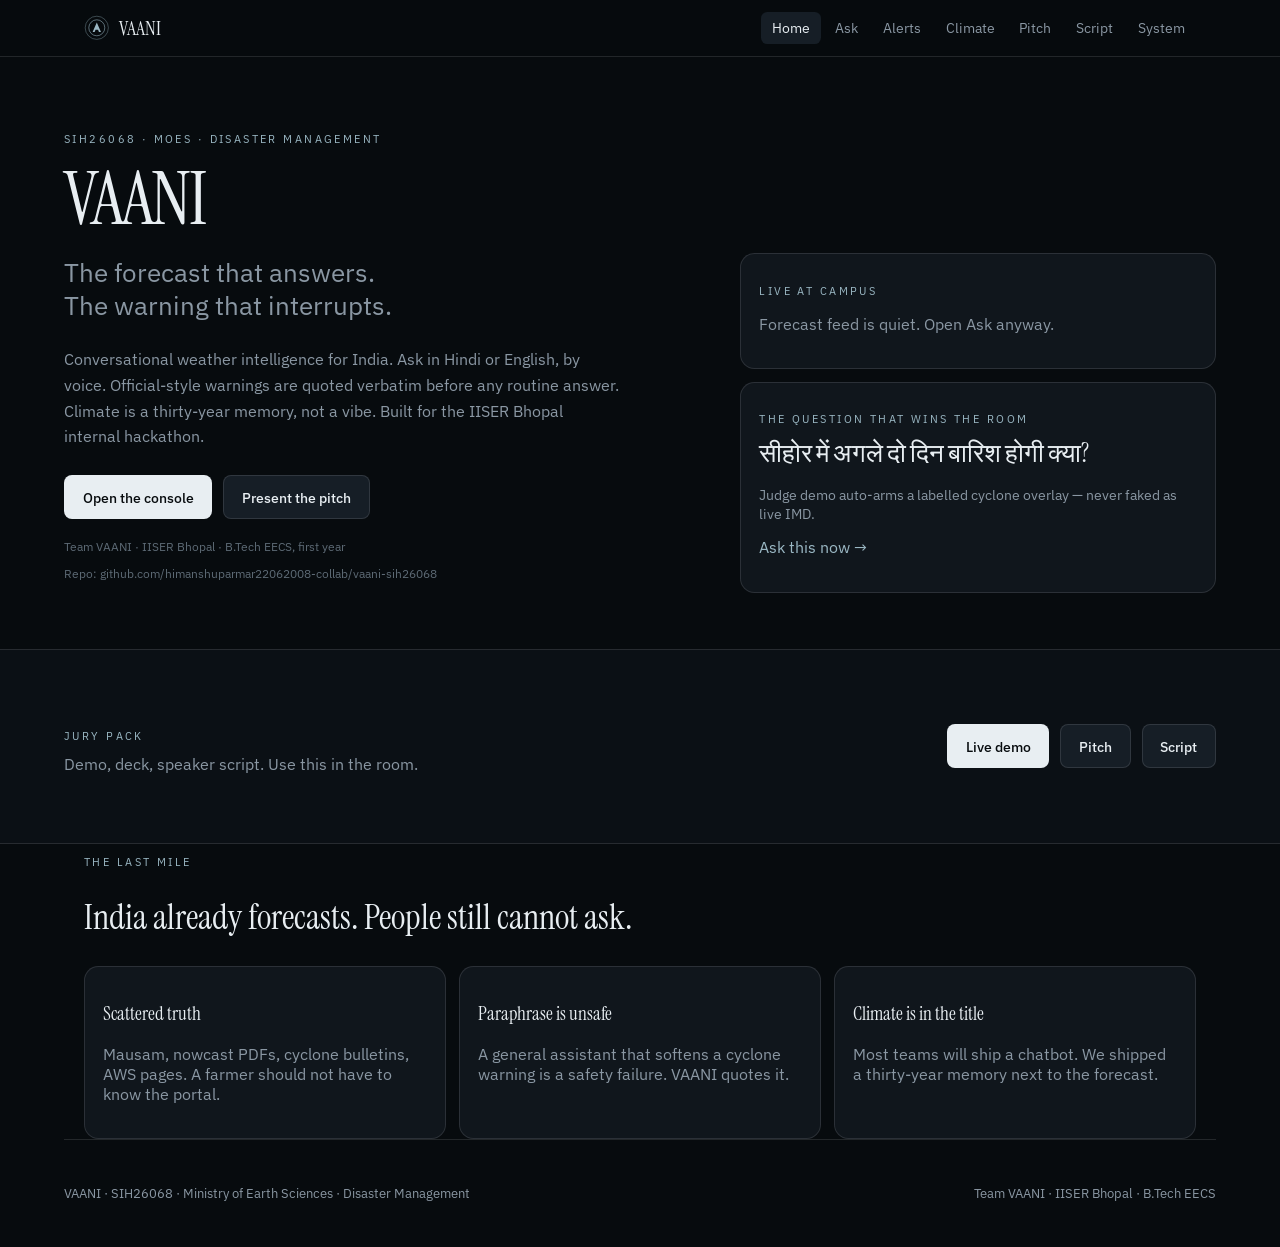
<file: index.html>
<!doctype html>
<html lang="en">
<head>
  <meta charset="utf-8"/>
  <meta name="viewport" content="width=device-width, initial-scale=1"/>
  <title>VAANI — The forecast that answers. The warning that interrupts.</title>
  <meta name="description" content="Conversational weather intelligence for India. SIH26068 · MoES · IISER Bhopal."/>
  <link rel="preconnect" href="https://fonts.googleapis.com"/>
  <link rel="stylesheet" href="https://fonts.googleapis.com/css2?family=IBM+Plex+Mono:wght@400;500&family=IBM+Plex+Sans:wght@400;500;600&family=Instrument+Serif&display=swap"/>
  <link rel="stylesheet" href="css/styles.css"/>
</head>
<body data-page="Home">
  <div id="site-nav"></div>
  <main>
    <section class="wrap hero">
      <div>
        <p class="kicker">SIH26068 · MoES · Disaster Management</p>
        <h1>VAANI</h1>
        <p class="tag">The forecast that answers.<br/>The warning that interrupts.</p>
        <p class="muted" style="max-width:36rem;margin-top:1.2rem;line-height:1.6">
          Conversational weather intelligence for India. Ask in Hindi or English, by voice.
          Official-style warnings are quoted verbatim before any routine answer.
          Climate is a thirty-year memory, not a vibe. Built for the IISER Bhopal internal hackathon.
        </p>
        <div class="row">
          <a class="btn" href="ask.html?demo=1&lang=hi">Open the console</a>
          <a class="btn ghost" href="pitch.html">Present the pitch</a>
        </div>
        <p class="subtle" style="margin-top:1.2rem">Team VAANI · IISER Bhopal · B.Tech EECS, first year</p>
        <p class="subtle">Repo: github.com/himanshuparmar22062008-collab/vaani-sih26068</p>
      </div>
      <aside>
        <div class="card" id="campus">
          <p class="kicker">Live at campus</p>
          <p class="muted" style="margin-top:.8rem">Loading IISER Bhopal…</p>
        </div>
        <div class="card" style="margin-top:.8rem">
          <p class="kicker">The question that wins the room</p>
          <p style="font-family:var(--display);font-size:1.6rem;margin:.7rem 0">सीहोर में अगले दो दिन बारिश होगी क्या?</p>
          <p class="muted" style="font-size:.9rem">Judge demo auto-arms a labelled cyclone overlay — never faked as live IMD.</p>
          <p style="margin-top:.8rem"><a href="ask.html?demo=1&lang=hi">Ask this now →</a></p>
        </div>
      </aside>
    </section>

    <section class="band">
      <div class="wrap" style="display:flex;flex-wrap:wrap;gap:1rem;align-items:center;justify-content:space-between;padding:1.1rem 0">
        <div>
          <p class="kicker">Jury pack</p>
          <p class="muted" style="margin:.2rem 0 0">Demo, deck, speaker script. Use this in the room.</p>
        </div>
        <div class="row" style="margin:0">
          <a class="btn" href="ask.html?demo=1&lang=hi">Live demo</a>
          <a class="btn ghost" href="pitch.html">Pitch</a>
          <a class="btn ghost" href="brief.html">Script</a>
        </div>
      </div>
    </section>

    <section class="wrap">
      <p class="kicker">The last mile</p>
      <h2 style="font-size:2.2rem;max-width:40rem">India already forecasts. People still cannot ask.</h2>
      <div class="grid g3" style="margin-top:1.6rem">
        <article class="card"><h3>Scattered truth</h3><p class="muted">Mausam, nowcast PDFs, cyclone bulletins, AWS pages. A farmer should not have to know the portal.</p></article>
        <article class="card"><h3>Paraphrase is unsafe</h3><p class="muted">A general assistant that softens a cyclone warning is a safety failure. VAANI quotes it.</p></article>
        <article class="card"><h3>Climate is in the title</h3><p class="muted">Most teams will ship a chatbot. We shipped a thirty-year memory next to the forecast.</p></article>
      </div>
    </section>
  </main>
  <div id="site-foot"></div>
  <script src="js/places.js"></script>
  <script src="js/vaani.js"></script>
  <script src="js/ui.js"></script>
  <script>
    (async () => {
      const place = VAANI.byName("IISER Bhopal");
      const el = document.getElementById("campus");
      try {
        const b = await VAANI.forecast(place);
        el.innerHTML = `<p class="kicker">Live at campus</p>
          <div style="display:flex;justify-content:space-between;align-items:end;margin-top:.7rem">
            <div><p style="font-family:var(--display);font-size:1.5rem;margin:0">${place.name}</p>
            <p class="muted">${b.daily[0] ? VAANI.rainClass(b.daily[0].precip).en : ""}</p></div>
            <p style="font-family:var(--display);font-size:3rem;margin:0" class="num">${Math.round(b.current.temp)}°</p>
          </div>
          <p class="mono muted" style="margin-top:1rem">${Math.round(b.current.humidity)}% RH · ${Math.round(b.current.wind)} km/h · today ${b.daily[0] ? b.daily[0].precip.toFixed(0) : "—"} mm</p>
          <p class="subtle" style="margin-top:.6rem">${b.model}</p>`;
      } catch (e) {
        el.innerHTML = `<p class="kicker">Live at campus</p><p class="muted">Forecast feed is quiet. Open Ask anyway.</p>`;
      }
    })();
  </script>
</body>
</html>
</file>
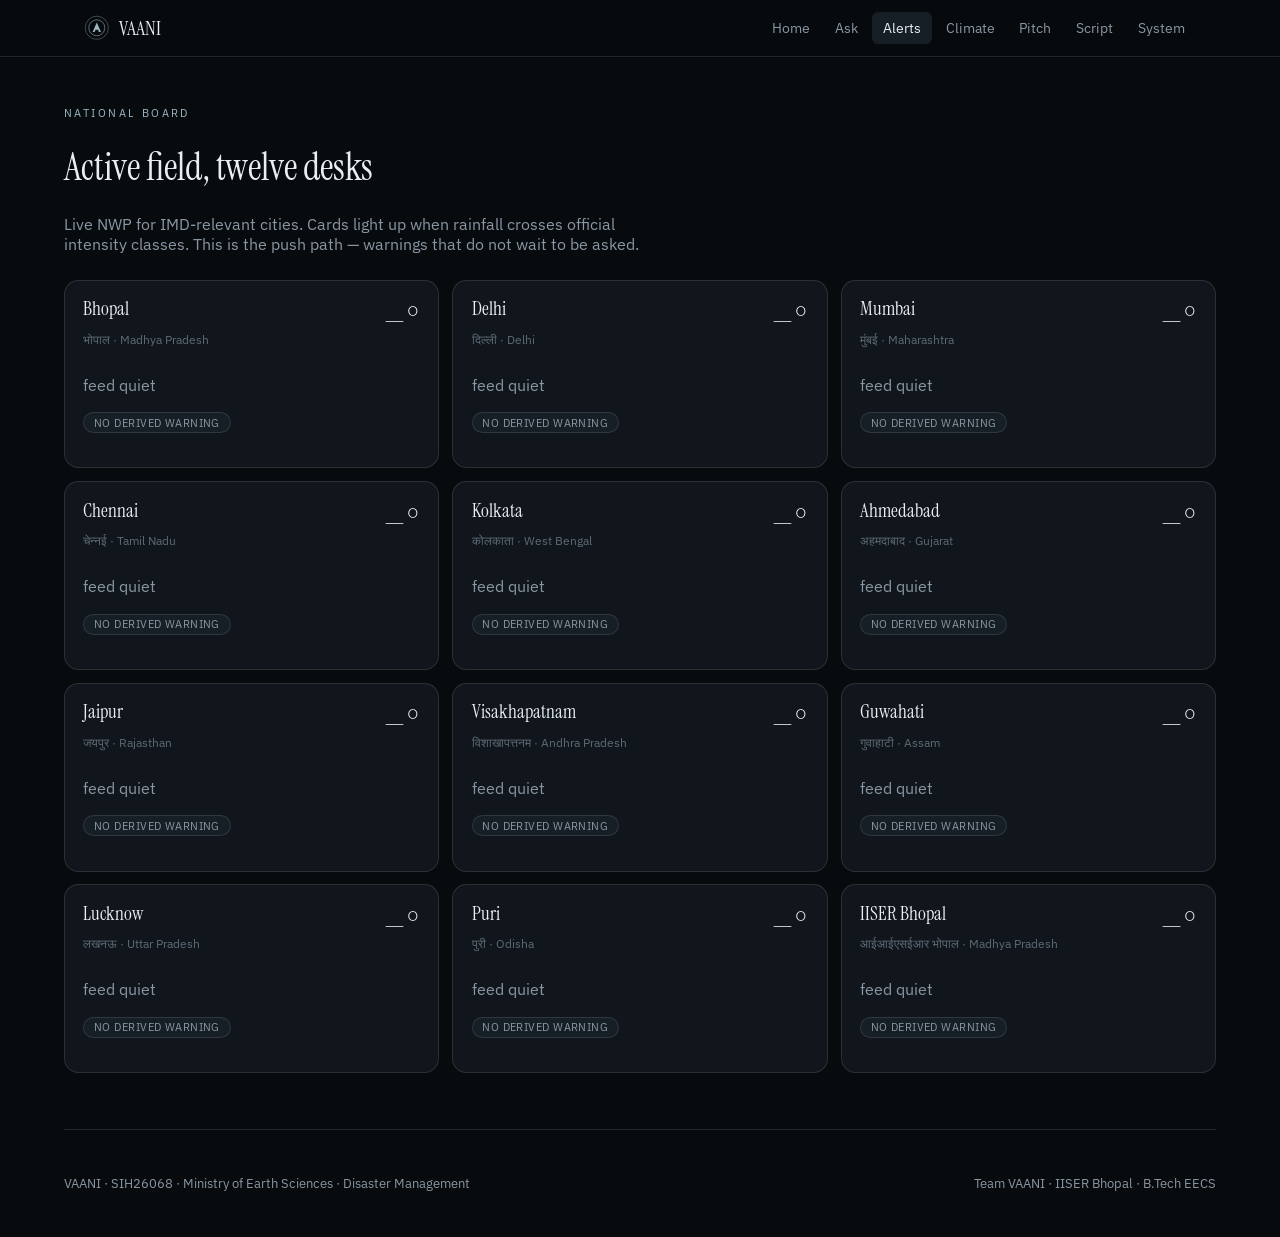
<file: alerts.html>
<!doctype html>
<html lang="en">
<head>
  <meta charset="utf-8"/>
  <meta name="viewport" content="width=device-width, initial-scale=1"/>
  <title>VAANI Alerts</title>
  <link rel="stylesheet" href="https://fonts.googleapis.com/css2?family=IBM+Plex+Mono:wght@400;500&family=IBM+Plex+Sans:wght@400;500;600&family=Instrument+Serif&display=swap"/>
  <link rel="stylesheet" href="css/styles.css"/>
</head>
<body data-page="Alerts">
  <div id="site-nav"></div>
  <main class="wrap" style="padding:2.4rem 0 3.5rem">
    <p class="kicker">National board</p>
    <h1 style="font-size:2.4rem">Active field, twelve desks</h1>
    <p class="muted" style="max-width:36rem">Live NWP for IMD-relevant cities. Cards light up when rainfall crosses official intensity classes. This is the push path — warnings that do not wait to be asked.</p>
    <div id="board" class="grid g3" style="margin-top:1.6rem"><p class="muted">Loading desks…</p></div>
  </main>
  <div id="site-foot"></div>
  <script src="js/places.js"></script>
  <script src="js/vaani.js"></script>
  <script src="js/ui.js"></script>
  <script>
    (async () => {
      const names = window.VAANI_HOTSPOTS;
      const cards = await Promise.all(names.map(async (n) => {
        const place = VAANI.byName(n);
        try {
          const b = await VAANI.forecast(place);
          return { place, b, w: VAANI.deriveWarning(place, b.daily) };
        } catch {
          return { place, b: null, w: null };
        }
      }));
      document.getElementById("board").innerHTML = cards.map(({ place, b, w }) => `
        <article class="card">
          <div style="display:flex;justify-content:space-between;gap:1rem">
            <div><h3 style="margin:0">${place.name}</h3><p class="subtle">${place.nameHi} · ${place.state}</p></div>
            <p style="font-family:var(--display);font-size:2rem;margin:0" class="num">${b ? Math.round(b.current.temp) : "—"}°</p>
          </div>
          <p class="muted">${b ? VAANI.rainClass(b.daily[0].precip).en + " · " + b.daily[0].precip.toFixed(0) + " mm" : "feed quiet"}</p>
          <p>${w ? `<span class="chip alert">${w.title}</span>` : `<span class="chip">no derived warning</span>`}</p>
          ${w ? `<p class="subtle" style="margin-top:.6rem">${w.verbatim.slice(0,180)}…</p>` : ""}
        </article>`).join("");
    })();
  </script>
</body>
</html>
</file>
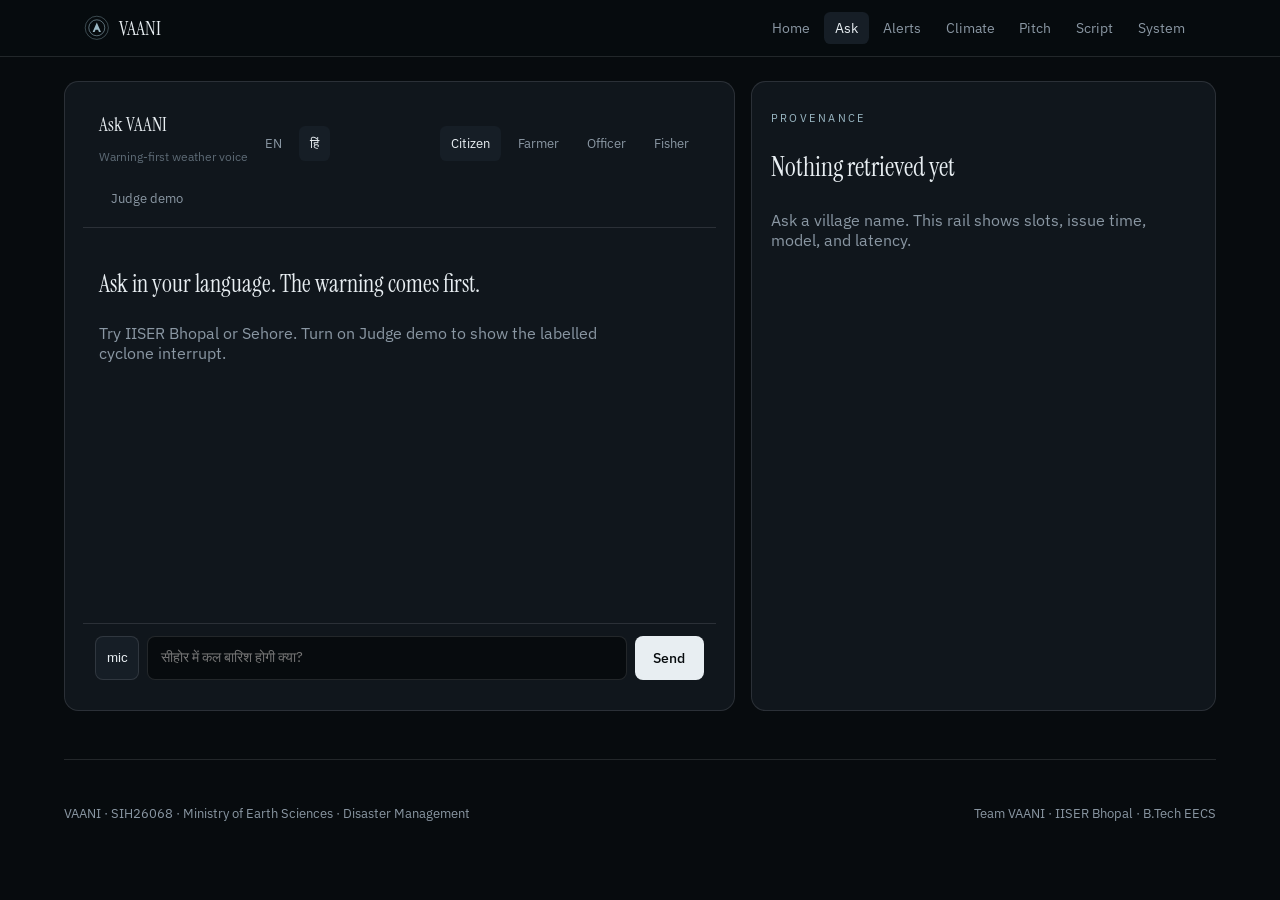
<file: ask.html>
<!doctype html>
<html lang="en">
<head>
  <meta charset="utf-8"/>
  <meta name="viewport" content="width=device-width, initial-scale=1"/>
  <title>Ask VAANI</title>
  <link rel="stylesheet" href="https://fonts.googleapis.com/css2?family=IBM+Plex+Mono:wght@400;500&family=IBM+Plex+Sans:wght@400;500;600&family=Instrument+Serif&display=swap"/>
  <link rel="stylesheet" href="css/styles.css"/>
</head>
<body data-page="Ask">
  <div id="site-nav"></div>
  <main class="wrap ask">
    <section class="card console" id="box">
      <div class="bar">
        <div>
          <p style="font-family:var(--display);font-size:1.2rem;margin:0">Ask VAANI</p>
          <p class="subtle">Warning-first weather voice</p>
        </div>
        <button id="en">EN</button>
        <button id="hi">हिं</button>
        <span style="flex:1"></span>
        <button data-role="citizen" class="on">Citizen</button>
        <button data-role="farmer">Farmer</button>
        <button data-role="officer">Officer</button>
        <button data-role="fisher">Fisher</button>
        <button id="demo">Judge demo</button>
      </div>
      <div id="banner" class="banner" hidden>Judge demo is armed. A labelled cyclone overlay will interrupt the next forecast — never presented as a live IMD bulletin.</div>
      <div class="msgs" id="msgs"></div>
      <form class="composer" id="form">
        <button class="icon" type="button" id="mic" title="Speak">mic</button>
        <textarea id="q" rows="1" placeholder="सीहोर में कल बारिश होगी क्या?"></textarea>
        <button class="btn" type="submit">Send</button>
      </form>
    </section>
    <aside id="side" class="card">
      <p class="kicker">Provenance</p>
      <p style="font-family:var(--display);font-size:1.6rem">Nothing retrieved yet</p>
      <p class="muted">Ask a village name. This rail shows slots, issue time, model, and latency.</p>
    </aside>
  </main>
  <div id="site-foot"></div>
  <script src="js/places.js"></script>
  <script src="js/vaani.js"></script>
  <script src="js/ui.js"></script>
  <script>
    const params = new URLSearchParams(location.search);
    let lang = params.get("lang") === "en" ? "en" : (params.get("lang") === "hi" ? "hi" : "hi");
    let role = "citizen";
    let demo = params.get("demo") === "1" || params.get("demo") === "true";
    let pending = false;
    const $ = (id) => document.getElementById(id);
    function paintToggles() {
      $("en").className = lang === "en" ? "on" : "";
      $("hi").className = lang === "hi" ? "on" : "";
      $("demo").className = demo ? "armed" : "";
      $("banner").hidden = !demo;
    }
    $("en").onclick = () => { lang = "en"; paintToggles(); };
    $("hi").onclick = () => { lang = "hi"; paintToggles(); };
    $("demo").onclick = () => { demo = !demo; paintToggles(); };
    document.querySelectorAll("[data-role]").forEach((b) => {
      b.onclick = () => {
        role = b.dataset.role;
        document.querySelectorAll("[data-role]").forEach((x) => x.classList.toggle("on", x === b));
      };
    });
    paintToggles();

    async function ask(text) {
      const q = text.trim();
      if (!q || pending) return;
      pending = true;
      $("q").value = "";
      $("msgs").insertAdjacentHTML("beforeend", `<div class="bubble me">${q}</div>`);
      const wait = document.createElement("p");
      wait.className = "subtle";
      wait.textContent = "Resolving place · retrieving NWP · checking warnings…";
      $("msgs").appendChild(wait);
      const t0 = Date.now();
      try {
        const sl = VAANI.slots(q, lang);
        const bundle = await VAANI.forecast(sl.place);
        const warning = demo ? VAANI.demoWarning(sl.place) : VAANI.deriveWarning(sl.place, bundle.daily);
        const out = VAANI.compose(sl.place, sl, bundle, sl.intent === "climate" ? null : warning, role);
        const ms = Date.now() - t0;
        wait.remove();
        let html = "";
        if (warning && sl.intent !== "climate") {
          html += `<div class="warn"><p class="kicker" style="color:var(--alert)">${warning.demo ? "Demo overlay · not live IMD" : "Active warning"}</p>
            <p><strong>${lang === "hi" ? warning.titleHi : warning.title}</strong></p>
            <pre style="white-space:pre-wrap;font:inherit">${lang === "hi" ? warning.verbatimHi : warning.verbatim}</pre></div>`;
        }
        html += `<div class="bubble bot">${out.answer}${out.advisory ? `<p style="color:var(--accent);margin-top:.7rem">${out.advisory}</p>` : ""}<p class="subtle num">${ms} ms</p></div>`;
        $("msgs").insertAdjacentHTML("beforeend", html);
        $("side").innerHTML = `<p class="kicker">Resolved slots</p>
          <p><span class="chip acc">${sl.place.name}</span> <span class="chip">${sl.timeWindow}</span> <span class="chip">${sl.variable}</span> <span class="chip">${sl.intent}</span> <span class="chip">${sl.language}</span></p>
          <p class="mono muted">${sl.place.lat.toFixed(3)} N · ${sl.place.lon.toFixed(3)} E · ${sl.place.state}</p>
          <p class="kicker" style="margin-top:1rem">Now</p>
          <p style="font-family:var(--display);font-size:2.6rem;margin:.2rem 0" class="num">${Math.round(bundle.current.temp)}°</p>
          <p class="mono muted">${Math.round(bundle.current.humidity)}% RH · ${Math.round(bundle.current.wind)} km/h</p>
          <p class="kicker" style="margin-top:1rem">Provenance</p>
          <p class="num" style="font-family:var(--display);font-size:2rem">${ms}<span class="muted" style="font-size:.9rem"> ms</span></p>
          <p class="mono muted">Issued ${bundle.issuedAt.replace("T"," ")} IST<br/>${bundle.model}<br/>Grid ~0.25°</p>
          <p class="subtle" style="margin-top:.6rem">A judge can cross-check this against the public IMD district bulletin.</p>`;
      } catch (e) {
        wait.textContent = e.message || "VAANI could not answer.";
        wait.style.color = "var(--alert)";
      } finally {
        pending = false;
        $("msgs").scrollTop = $("msgs").scrollHeight;
      }
    }
    $("form").onsubmit = (e) => { e.preventDefault(); ask($("q").value); };
    $("mic").onclick = () => {
      const SR = window.SpeechRecognition || window.webkitSpeechRecognition;
      if (!SR) { alert("Voice is not available in this browser. Type the question."); return; }
      const rec = new SR();
      rec.lang = lang === "hi" ? "hi-IN" : "en-IN";
      rec.onresult = (ev) => ask(ev.results[0][0].transcript);
      rec.start();
    };
    if (demo) {
      setTimeout(() => ask(lang === "en" ? "Will it rain over Sehore in the next two days?" : "सीहोर में अगले दो दिन बारिश होगी क्या?"), 400);
    } else {
      $("msgs").innerHTML = `<p style="font-family:var(--display);font-size:1.5rem">Ask in your language. The warning comes first.</p>
        <p class="muted">Try IISER Bhopal or Sehore. Turn on Judge demo to show the labelled cyclone interrupt.</p>`;
    }
  </script>
</body>
</html>
</file>
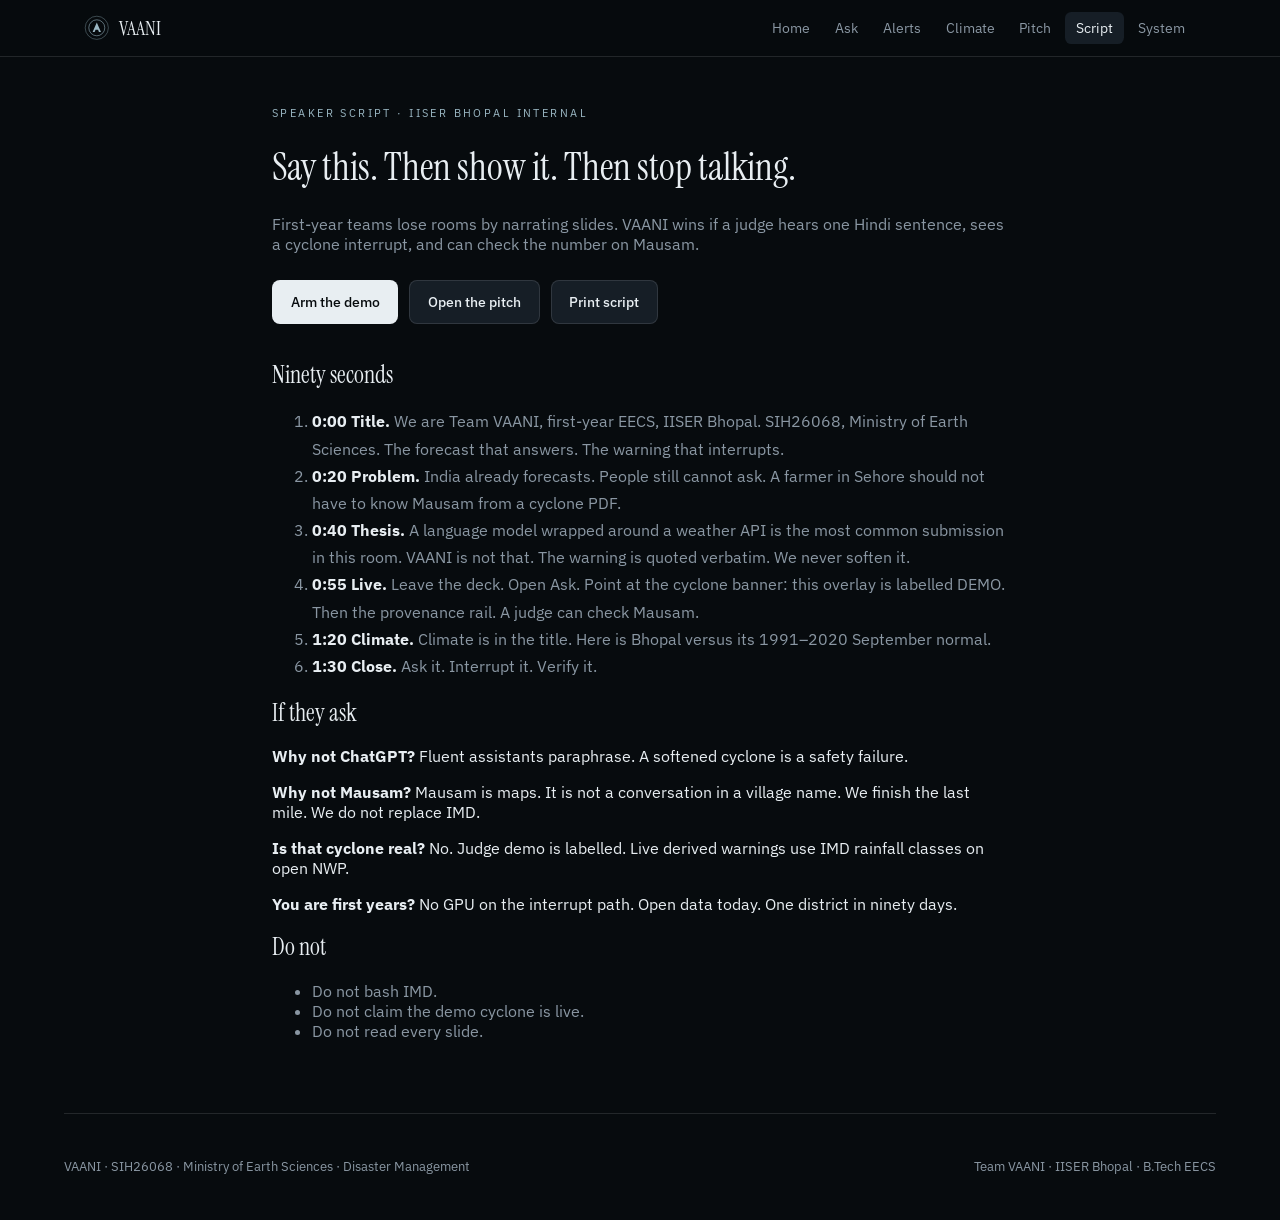
<file: brief.html>
<!doctype html>
<html lang="en">
<head>
  <meta charset="utf-8"/>
  <meta name="viewport" content="width=device-width, initial-scale=1"/>
  <title>VAANI Speaker Script</title>
  <link rel="stylesheet" href="https://fonts.googleapis.com/css2?family=IBM+Plex+Mono:wght@400;500&family=IBM+Plex+Sans:wght@400;500;600&family=Instrument+Serif&display=swap"/>
  <link rel="stylesheet" href="css/styles.css"/>
</head>
<body data-page="Script">
  <div id="site-nav"></div>
  <main class="wrap" style="padding:2.4rem 0 3.5rem;max-width:46rem">
    <p class="kicker">Speaker script · IISER Bhopal internal</p>
    <h1 style="font-size:2.4rem">Say this. Then show it. Then stop talking.</h1>
    <p class="muted">First-year teams lose rooms by narrating slides. VAANI wins if a judge hears one Hindi sentence, sees a cyclone interrupt, and can check the number on Mausam.</p>
    <div class="row no-print">
      <a class="btn" href="ask.html?demo=1&lang=hi">Arm the demo</a>
      <a class="btn ghost" href="pitch.html">Open the pitch</a>
      <button class="btn ghost" onclick="print()">Print script</button>
    </div>
    <h2 style="margin-top:2.4rem">Ninety seconds</h2>
    <ol class="muted" style="line-height:1.7">
      <li><strong style="color:var(--fg)">0:00 Title.</strong> We are Team VAANI, first-year EECS, IISER Bhopal. SIH26068, Ministry of Earth Sciences. The forecast that answers. The warning that interrupts.</li>
      <li><strong style="color:var(--fg)">0:20 Problem.</strong> India already forecasts. People still cannot ask. A farmer in Sehore should not have to know Mausam from a cyclone PDF.</li>
      <li><strong style="color:var(--fg)">0:40 Thesis.</strong> A language model wrapped around a weather API is the most common submission in this room. VAANI is not that. The warning is quoted verbatim. We never soften it.</li>
      <li><strong style="color:var(--fg)">0:55 Live.</strong> Leave the deck. Open Ask. Point at the cyclone banner: this overlay is labelled DEMO. Then the provenance rail. A judge can check Mausam.</li>
      <li><strong style="color:var(--fg)">1:20 Climate.</strong> Climate is in the title. Here is Bhopal versus its 1991–2020 September normal.</li>
      <li><strong style="color:var(--fg)">1:30 Close.</strong> Ask it. Interrupt it. Verify it.</li>
    </ol>
    <h2>If they ask</h2>
    <p><strong>Why not ChatGPT?</strong> Fluent assistants paraphrase. A softened cyclone is a safety failure.</p>
    <p><strong>Why not Mausam?</strong> Mausam is maps. It is not a conversation in a village name. We finish the last mile. We do not replace IMD.</p>
    <p><strong>Is that cyclone real?</strong> No. Judge demo is labelled. Live derived warnings use IMD rainfall classes on open NWP.</p>
    <p><strong>You are first years?</strong> No GPU on the interrupt path. Open data today. One district in ninety days.</p>
    <h2>Do not</h2>
    <ul class="muted">
      <li>Do not bash IMD.</li>
      <li>Do not claim the demo cyclone is live.</li>
      <li>Do not read every slide.</li>
    </ul>
  </main>
  <div id="site-foot"></div>
  <script src="js/ui.js"></script>
</body>
</html>
</file>
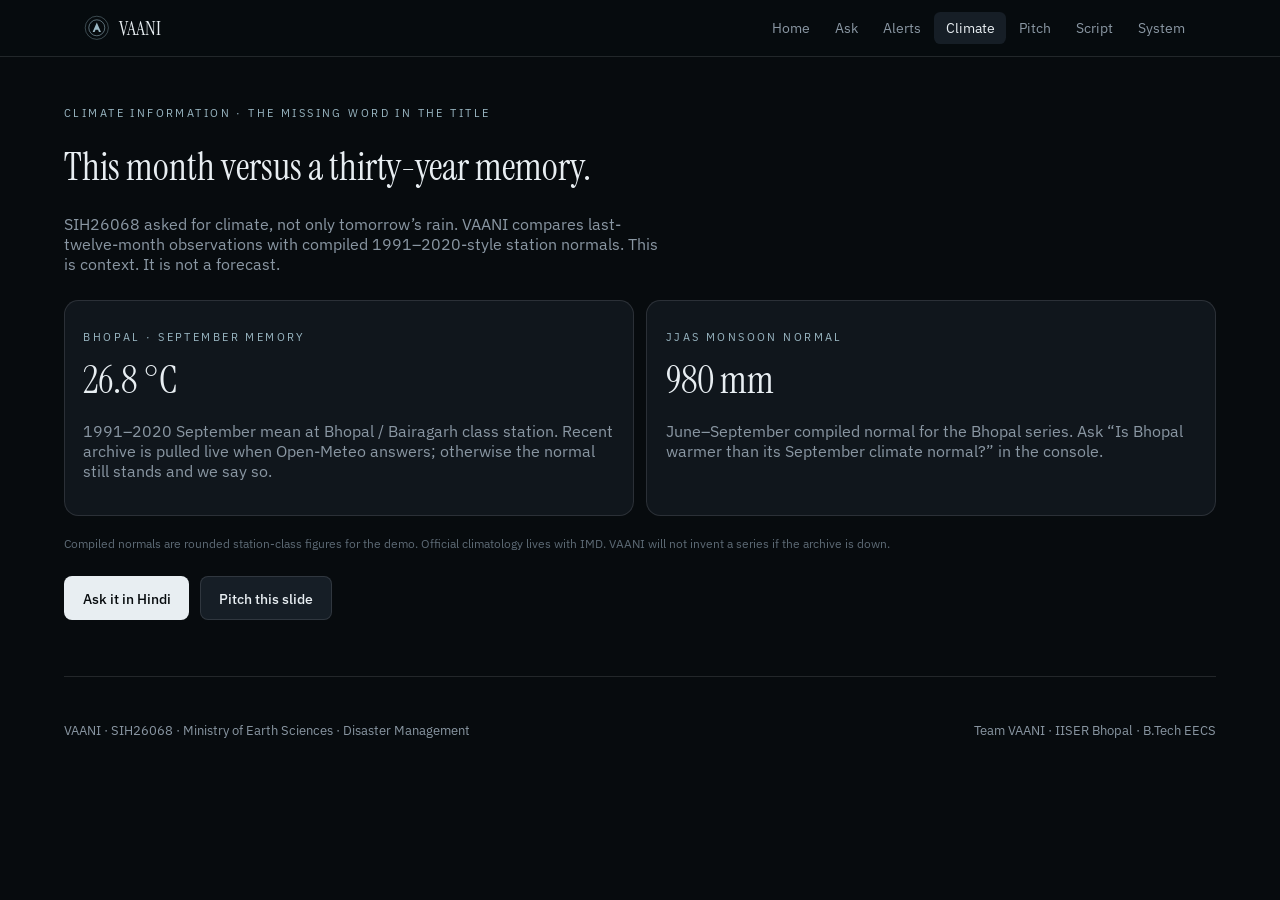
<file: climate.html>
<!doctype html>
<html lang="en">
<head>
  <meta charset="utf-8"/>
  <meta name="viewport" content="width=device-width, initial-scale=1"/>
  <title>VAANI Climate</title>
  <link rel="stylesheet" href="https://fonts.googleapis.com/css2?family=IBM+Plex+Mono:wght@400;500&family=IBM+Plex+Sans:wght@400;500;600&family=Instrument+Serif&display=swap"/>
  <link rel="stylesheet" href="css/styles.css"/>
</head>
<body data-page="Climate">
  <div id="site-nav"></div>
  <main class="wrap" style="padding:2.4rem 0 3.5rem">
    <p class="kicker">Climate information · the missing word in the title</p>
    <h1 style="font-size:2.4rem;max-width:36rem">This month versus a thirty-year memory.</h1>
    <p class="muted" style="max-width:38rem">SIH26068 asked for climate, not only tomorrow’s rain. VAANI compares last-twelve-month observations with compiled 1991–2020-style station normals. This is context. It is not a forecast.</p>
    <div class="grid g2" style="margin-top:1.6rem">
      <article class="card">
        <p class="kicker">Bhopal · September memory</p>
        <p style="font-family:var(--display);font-size:2.4rem;margin:.5rem 0">26.8 °C</p>
        <p class="muted">1991–2020 September mean at Bhopal / Bairagarh class station. Recent archive is pulled live when Open-Meteo answers; otherwise the normal still stands and we say so.</p>
      </article>
      <article class="card">
        <p class="kicker">JJAS monsoon normal</p>
        <p style="font-family:var(--display);font-size:2.4rem;margin:.5rem 0">980 mm</p>
        <p class="muted">June–September compiled normal for the Bhopal series. Ask “Is Bhopal warmer than its September climate normal?” in the console.</p>
      </article>
    </div>
    <p class="subtle" style="margin-top:1.2rem">Compiled normals are rounded station-class figures for the demo. Official climatology lives with IMD. VAANI will not invent a series if the archive is down.</p>
    <div class="row"><a class="btn" href="ask.html">Ask it in Hindi</a><a class="btn ghost" href="pitch.html">Pitch this slide</a></div>
  </main>
  <div id="site-foot"></div>
  <script src="js/ui.js"></script>
</body>
</html>
</file>
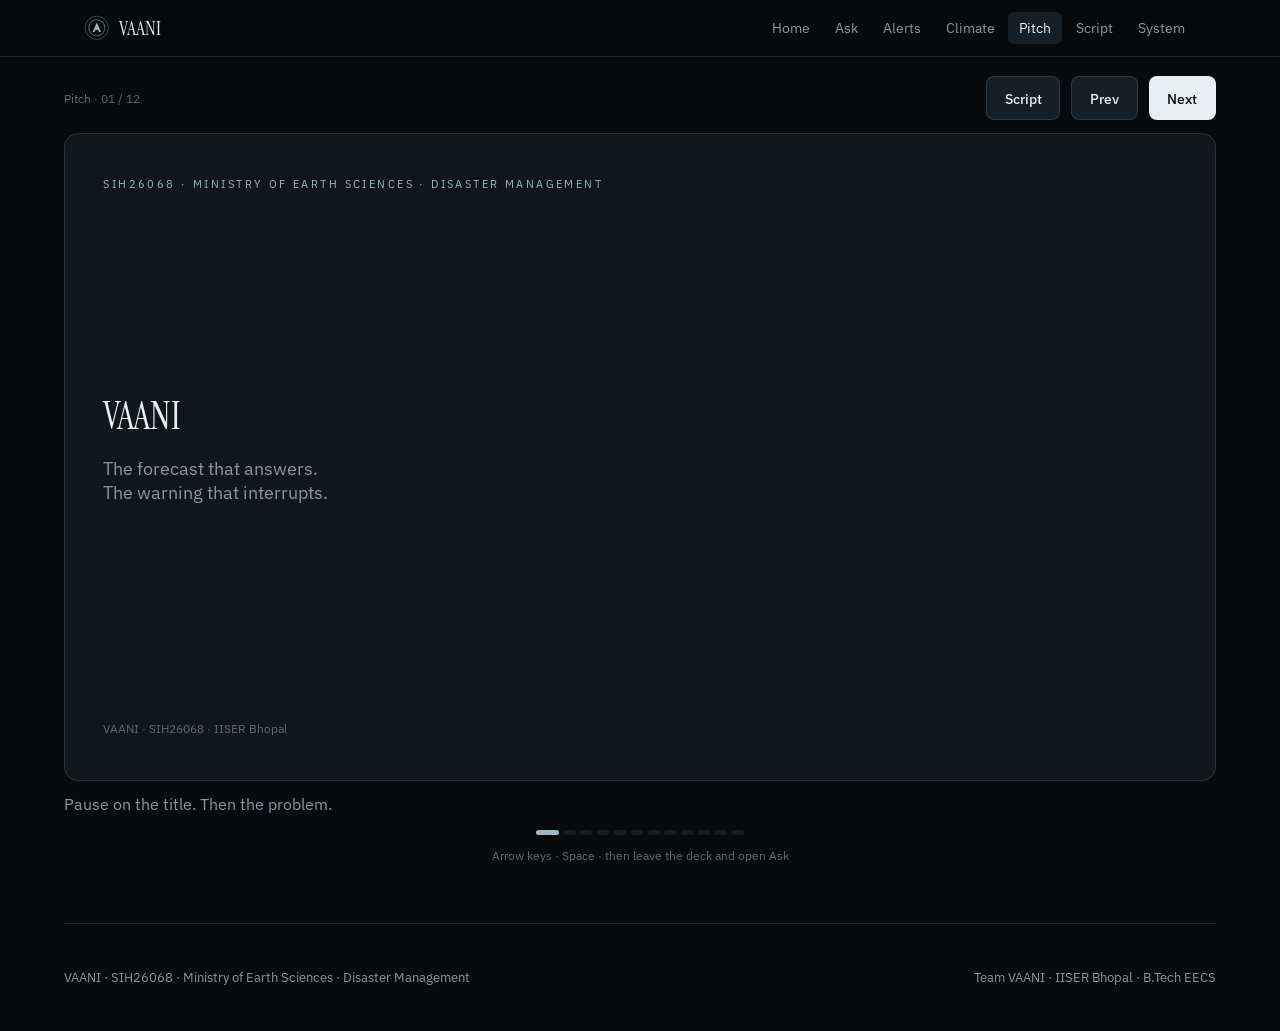
<file: pitch.html>
<!doctype html>
<html lang="en">
<head>
  <meta charset="utf-8"/>
  <meta name="viewport" content="width=device-width, initial-scale=1"/>
  <title>VAANI Pitch</title>
  <link rel="stylesheet" href="https://fonts.googleapis.com/css2?family=IBM+Plex+Mono:wght@400;500&family=IBM+Plex+Sans:wght@400;500;600&family=Instrument+Serif&display=swap"/>
  <link rel="stylesheet" href="css/styles.css"/>
</head>
<body data-page="Pitch">
  <div id="site-nav"></div>
  <main class="wrap" style="padding:1.2rem 0 3rem">
    <div class="no-print" style="display:flex;justify-content:space-between;align-items:center;gap:1rem;margin-bottom:.8rem">
      <p class="subtle" id="pos">Pitch · 01 / 12</p>
      <div class="row" style="margin:0">
        <a class="btn ghost" href="brief.html">Script</a>
        <button class="btn ghost" id="prev">Prev</button>
        <button class="btn" id="next">Next</button>
      </div>
    </div>
    <article class="slide" id="stage"></article>
    <p class="muted no-print" id="note" style="margin-top:.8rem"></p>
    <div class="dots no-print" id="dots"></div>
    <p class="subtle no-print" style="text-align:center;margin-top:.8rem">Arrow keys · Space · then leave the deck and open Ask</p>
  </main>
  <div id="site-foot"></div>
  <script src="js/ui.js"></script>
  <script>
    const SLIDES = [
      { k:"SIH26068 · Ministry of Earth Sciences · Disaster Management", t:"VAANI", b:"The forecast that answers.\nThe warning that interrupts.", n:"Pause on the title. Then the problem." },
      { k:"The last mile", t:"India already forecasts. People still cannot ask.", bullets:["Weather sits across Mausam, Nowcast, cyclone PDFs.","A farmer in Sehore needs one answer, in their language, warning first.","Chatbots that paraphrase a cyclone are a safety failure."], n:"Do not bash IMD. Attack last-mile access." },
      { k:"The product thesis", t:"A language model wrapped around a weather API is the most common submission in this room.", b:"VAANI is not that. The warning is a first-class object. Quoted verbatim. Issue time, model, grid, confidence on screen. Climate is a memory, not a vibe.", n:"Say it slowly. Then go live." },
      { k:"Ninety seconds", t:"The demo that wins the room.", bullets:["Ask in Hindi: सीहोर में अगले दो दिन बारिश होगी क्या?","Arm Judge demo. Labelled cyclone overlay interrupts.","Show slots, issue time, model, latency. Invite a judge to check IMD.","Climate: Bhopal versus 1991–2020 September normal."], n:"Leave the deck. Never fake a live IMD cyclone." },
      { k:"Architecture", t:"Four layers. One contract: do not lie about weather.", bullets:["Understand — slots, gazetteer, Hindi or English.","Retrieve — live NWP + IMD rainfall / heat classes.","Guard — warning object is quoted, never softened.","Speak — template-faithful answer + optional voice."], n:"NWP is the physics. The LLM is only the voice." },
      { k:"SIH26068 coverage", t:"Every line of the problem statement, owned.", bullets:["Natural language · NWP + location · Warnings verbatim","Climate normals · Voice hi-IN/en-IN · Push board"], n:"Tick this if a juror reads the PS aloud." },
      { k:"How we expect to be scored", t:"The evaluation lines, mapped.", bullets:["Latency — milliseconds on every answer.","Multilingual — Hindi and English, detected.","Verifiable — judge checks Mausam.","Interrupt — banner before the forecast.","Voice — speak a village. Hear the answer.","Provenance — demo overlays stay labelled."], n:"Point at milliseconds on the live console." },
      { k:"Why this, not Mausam", t:"Respect the official stack. Finish the last mile.", bullets:["Mausam: maps, not village-voice.","ChatGPT weather: fluent, will paraphrase a cyclone.","VAANI: ask in Hindi, warning first, source on screen."], n:"Say we are not replacing IMD." },
      { k:"Feasibility", t:"Buildable in a college lab. Deployable to a district.", bullets:["Open NWP now. IMD APIs / WIS2.0 when credentials exist.","Bhashini on the same slot contract.","WhatsApp and 1090 IVR later. No GPU on the interrupt path."], n:"One district, not all of India." },
      { k:"Ninety days", t:"From campus console to a district desk.", bullets:["0–30 this product.","30–60 official pipes.","60–90 Sehore / Bhopal control room."], n:"First years get asked: can you ship?" },
      { k:"Impact", t:"Preparedness is a sentence, not a portal.", bullets:["Farmer spray window in the village name they use.","Duty officer hears the warning before small talk.","Fisher gets sea-area language.","Campus can ask the sky the way Sehore can."], n:"Close on people, not models." },
      { k:"Team VAANI · IISER Bhopal · B.Tech EECS", t:"Ask it. Interrupt it. Verify it.", b:"Live product → Ask. National board → Alerts. Climate → the missing word in the title.\nThank you. Questions.", n:"Hands off. Offer the Hindi demo again." }
    ];
    let i = 0;
    const stage = document.getElementById("stage");
    function render() {
      const s = SLIDES[i];
      document.getElementById("pos").textContent = `Pitch · ${String(i+1).padStart(2,"0")} / ${String(SLIDES.length).padStart(2,"0")}`;
      document.getElementById("note").textContent = s.n;
      stage.innerHTML = `<p class="kicker">${s.k}</p>
        <div><h2>${s.t}</h2>${s.b ? `<p class="muted" style="white-space:pre-line;font-size:1.15rem">${s.b}</p>` : ""}
        ${s.bullets ? `<ul style="color:var(--fg);line-height:1.55">${s.bullets.map(x=>`<li>${x}</li>`).join("")}</ul>` : ""}</div>
        <p class="subtle">VAANI · SIH26068 · IISER Bhopal</p>`;
      document.getElementById("dots").innerHTML = SLIDES.map((_,n)=>`<button class="${n===i?"on":""}" data-i="${n}"></button>`).join("");
      document.querySelectorAll("#dots button").forEach(b => b.onclick = () => { i = +b.dataset.i; render(); });
    }
    document.getElementById("prev").onclick = () => { i = Math.max(0, i-1); render(); };
    document.getElementById("next").onclick = () => { i = Math.min(SLIDES.length-1, i+1); render(); };
    window.onkeydown = (e) => {
      if (["ArrowRight"," ","PageDown"].includes(e.key)) { e.preventDefault(); i = Math.min(SLIDES.length-1, i+1); render(); }
      if (["ArrowLeft","PageUp"].includes(e.key)) { e.preventDefault(); i = Math.max(0, i-1); render(); }
    };
    render();
  </script>
</body>
</html>
</file>
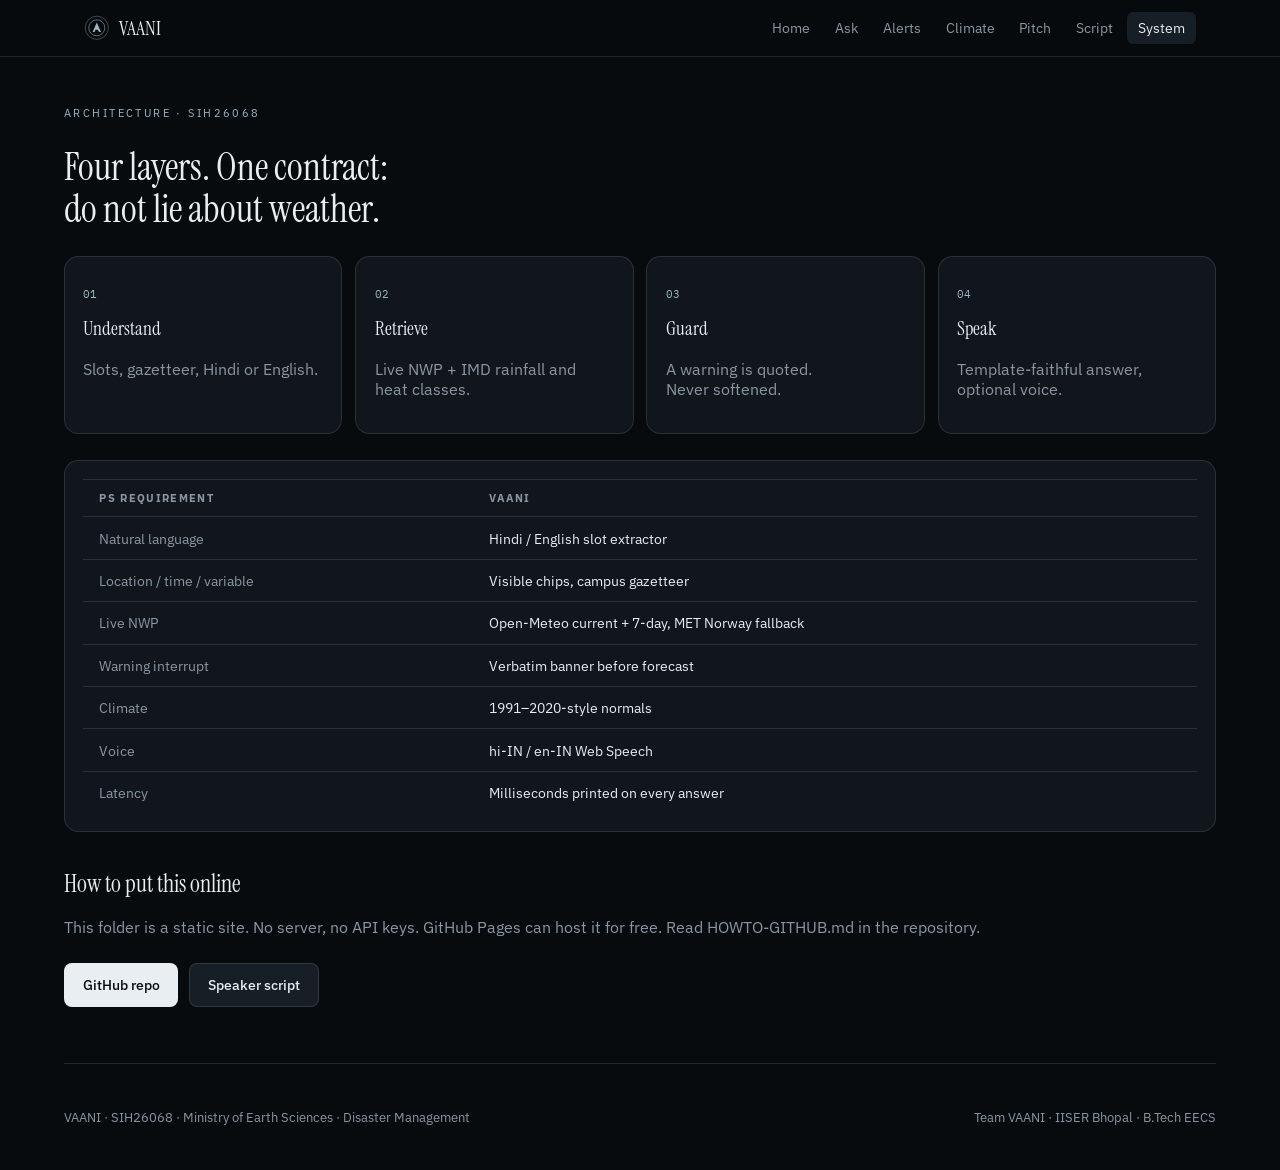
<file: system.html>
<!doctype html>
<html lang="en">
<head>
  <meta charset="utf-8"/>
  <meta name="viewport" content="width=device-width, initial-scale=1"/>
  <title>VAANI System</title>
  <link rel="stylesheet" href="https://fonts.googleapis.com/css2?family=IBM+Plex+Mono:wght@400;500&family=IBM+Plex+Sans:wght@400;500;600&family=Instrument+Serif&display=swap"/>
  <link rel="stylesheet" href="css/styles.css"/>
</head>
<body data-page="System">
  <div id="site-nav"></div>
  <main class="wrap" style="padding:2.4rem 0 3.5rem">
    <p class="kicker">Architecture · SIH26068</p>
    <h1 style="font-size:2.4rem;max-width:36rem">Four layers. One contract: do not lie about weather.</h1>
    <div class="grid g4" style="margin-top:1.6rem">
      <article class="card"><p class="mono" style="color:var(--accent)">01</p><h3>Understand</h3><p class="muted">Slots, gazetteer, Hindi or English.</p></article>
      <article class="card"><p class="mono" style="color:var(--accent)">02</p><h3>Retrieve</h3><p class="muted">Live NWP + IMD rainfall and heat classes.</p></article>
      <article class="card"><p class="mono" style="color:var(--accent)">03</p><h3>Guard</h3><p class="muted">A warning is quoted. Never softened.</p></article>
      <article class="card"><p class="mono" style="color:var(--accent)">04</p><h3>Speak</h3><p class="muted">Template-faithful answer, optional voice.</p></article>
    </div>
    <div class="card" style="margin-top:1.6rem;overflow:auto">
      <table>
        <thead><tr><th>PS requirement</th><th>VAANI</th></tr></thead>
        <tbody>
          <tr><td class="muted">Natural language</td><td>Hindi / English slot extractor</td></tr>
          <tr><td class="muted">Location / time / variable</td><td>Visible chips, campus gazetteer</td></tr>
          <tr><td class="muted">Live NWP</td><td>Open-Meteo current + 7-day, MET Norway fallback</td></tr>
          <tr><td class="muted">Warning interrupt</td><td>Verbatim banner before forecast</td></tr>
          <tr><td class="muted">Climate</td><td>1991–2020-style normals</td></tr>
          <tr><td class="muted">Voice</td><td>hi-IN / en-IN Web Speech</td></tr>
          <tr><td class="muted">Latency</td><td>Milliseconds printed on every answer</td></tr>
        </tbody>
      </table>
    </div>
    <h2 style="margin-top:2.4rem">How to put this online</h2>
    <p class="muted">This folder is a static site. No server, no API keys. GitHub Pages can host it for free. Read HOWTO-GITHUB.md in the repository.</p>
    <div class="row">
      <a class="btn" href="https://github.com/himanshuparmar22062008-collab/vaani-sih26068" target="_blank" rel="noreferrer">GitHub repo</a>
      <a class="btn ghost" href="brief.html">Speaker script</a>
    </div>
  </main>
  <div id="site-foot"></div>
  <script src="js/ui.js"></script>
</body>
</html>
</file>
<file: css/styles.css>
:root {
  --bg: #070b0e;
  --elev: #10161c;
  --surface: #161e26;
  --fg: #e8eef2;
  --muted: #8a97a3;
  --subtle: #5d6a75;
  --line: rgba(232, 238, 242, 0.12);
  --accent: #9bb8c4;
  --accent-fg: #070b0e;
  --alert: #c45c4a;
  --ok: #7a9e86;
  --caution: #c4a574;
  --paper: #e8eef2;
  --font: "IBM Plex Sans", "Segoe UI", system-ui, sans-serif;
  --display: "Instrument Serif", "Times New Roman", serif;
  --mono: "IBM Plex Mono", ui-monospace, monospace;
}

* { box-sizing: border-box; }
html, body { margin: 0; background: var(--bg); color: var(--fg); font-family: var(--font); }
button:not(:disabled), [role="button"] { cursor: pointer; }
a { color: var(--accent); text-decoration: none; }
a:hover { color: var(--fg); }
h1, h2, h3 { font-family: var(--display); font-weight: 400; text-wrap: balance; line-height: 1.1; }
p { text-wrap: pretty; }

.wrap { max-width: 72rem; margin: 0 auto; padding: 0 1.25rem; }
.nav {
  position: sticky; top: 0; z-index: 20;
  border-bottom: 1px solid var(--line);
  background: rgba(7, 11, 14, 0.95);
}
.nav-inner { display: flex; align-items: center; justify-content: space-between; gap: 1rem; height: 3.5rem; }
.brand { display: flex; align-items: center; gap: 0.6rem; color: var(--fg); font-family: var(--display); font-size: 1.25rem; }
.brand svg { width: 1.6rem; height: 1.6rem; color: var(--accent); }
.links { display: flex; gap: 0.15rem; overflow-x: auto; }
.links a {
  color: var(--muted); padding: 0.45rem 0.7rem; border-radius: 0.4rem; font-size: 0.875rem; white-space: nowrap;
}
.links a.on, .links a:hover { color: var(--fg); background: var(--surface); }

.kicker { font-size: 11px; letter-spacing: 0.22em; text-transform: uppercase; color: var(--accent); }
.muted { color: var(--muted); }
.subtle { color: var(--subtle); font-size: 12px; }
.hero { display: grid; gap: 2rem; padding: 4rem 0 3.5rem; }
@media (min-width: 900px) { .hero { grid-template-columns: 1.15fr 0.85fr; align-items: end; } }
.hero h1 { font-size: clamp(3rem, 8vw, 4.6rem); margin: 0.8rem 0 0; letter-spacing: -0.03em; }
.hero .tag { font-size: clamp(1.2rem, 2.4vw, 1.6rem); color: var(--muted); margin-top: 1rem; }
.row { display: flex; flex-wrap: wrap; gap: 0.7rem; margin-top: 1.6rem; }
.btn {
  display: inline-flex; align-items: center; gap: 0.4rem;
  height: 2.75rem; padding: 0 1.1rem; border-radius: 0.5rem; border: 1px solid transparent;
  font: 500 0.9rem var(--font); color: var(--accent-fg); background: var(--paper);
}
.btn.ghost { background: var(--surface); color: var(--fg); border-color: var(--line); }
.card { border: 1px solid var(--line); background: var(--elev); border-radius: 0.9rem; padding: 1.15rem; }
.grid { display: grid; gap: 0.8rem; }
@media (min-width: 700px) { .g2 { grid-template-columns: 1fr 1fr; } .g3 { grid-template-columns: 1fr 1fr 1fr; } .g4 { grid-template-columns: repeat(4, 1fr); } }
section { padding: 3.2rem 0; }
.band { border-top: 1px solid var(--line); border-bottom: 1px solid var(--line); background: rgba(16, 22, 28, 0.5); }
.foot { border-top: 1px solid var(--line); padding: 2rem 0; color: var(--muted); font-size: 0.8rem; display: flex; justify-content: space-between; gap: 0.8rem; flex-wrap: wrap; }

.chip { display: inline-flex; align-items: center; border: 1px solid var(--line); background: var(--surface); color: var(--muted); border-radius: 999px; padding: 0.15rem 0.6rem; font-size: 11px; letter-spacing: 0.04em; text-transform: uppercase; }
.chip.acc { border-color: rgba(155,184,196,0.3); background: rgba(155,184,196,0.1); color: var(--accent); }
.chip.alert { border-color: rgba(196,92,74,0.4); background: rgba(196,92,74,0.12); color: var(--alert); }

.ask { display: grid; gap: 1rem; padding: 1.5rem 0 3rem; }
@media (min-width: 960px) { .ask { grid-template-columns: 1.3fr 0.9fr; } }
.console { min-height: 70vh; display: flex; flex-direction: column; }
.bar { display: flex; flex-wrap: wrap; gap: 0.35rem; align-items: center; padding: 0.7rem 1rem; border-bottom: 1px solid var(--line); }
.bar button {
  height: 2.15rem; padding: 0 0.7rem; border-radius: 0.4rem; border: 0; background: transparent; color: var(--muted); font: 0.8rem var(--font);
}
.bar button.on { background: var(--surface); color: var(--fg); }
.bar button.armed { background: rgba(196,92,74,0.15); color: var(--alert); }
.msgs { flex: 1; padding: 1rem; overflow-y: auto; }
.bubble { max-width: 40rem; margin: 0.6rem 0; padding: 0.7rem 0.85rem; border-radius: 0.6rem; font-size: 0.9rem; line-height: 1.5; }
.me { margin-left: auto; background: var(--surface); }
.bot { background: var(--surface); border: 1px solid var(--line); }
.warn {
  border: 1px solid rgba(196,92,74,0.4); background: rgba(196,92,74,0.1);
  padding: 0.8rem; border-radius: 0.6rem; margin-bottom: 0.6rem; white-space: pre-wrap; font-size: 0.82rem; line-height: 1.5;
}
.composer { display: flex; gap: 0.5rem; padding: 0.75rem; border-top: 1px solid var(--line); }
.composer textarea {
  flex: 1; min-height: 2.75rem; max-height: 6rem; resize: none;
  background: var(--bg); color: var(--fg); border: 1px solid var(--line); border-radius: 0.5rem;
  padding: 0.65rem 0.8rem; font: 0.9rem var(--font);
}
.icon { width: 2.75rem; height: 2.75rem; border-radius: 0.5rem; border: 1px solid var(--line); background: var(--surface); color: var(--fg); }

.slide {
  aspect-ratio: 16/9; background: var(--elev); border: 1px solid var(--line); border-radius: 0.9rem;
  padding: 2rem 2.4rem; display: flex; flex-direction: column; justify-content: space-between;
}
.slide h2 { font-size: clamp(1.6rem, 3vw, 2.4rem); margin: 0.4rem 0 1rem; }
.dots { display: flex; justify-content: center; gap: 0.3rem; margin-top: 0.8rem; }
.dots button { width: 0.7rem; height: 0.35rem; border: 0; border-radius: 99px; background: var(--surface); }
.dots button.on { width: 1.4rem; background: var(--accent); }

.mono { font-family: var(--mono); font-size: 11px; }
.num { font-variant-numeric: tabular-nums; }
table { width: 100%; border-collapse: collapse; font-size: 0.9rem; }
th, td { text-align: left; padding: 0.7rem 1rem; border-top: 1px solid var(--line); }
th { color: var(--muted); font-size: 11px; letter-spacing: 0.12em; text-transform: uppercase; }

input[type="text"] {
  width: 100%; height: 2.75rem; margin-top: 0.3rem; border-radius: 0.5rem;
  border: 1px solid var(--line); background: var(--bg); color: var(--fg); padding: 0 0.8rem; font: 0.9rem var(--font);
}
.banner { background: rgba(196,92,74,0.1); color: var(--alert); border-bottom: 1px solid rgba(196,92,74,0.3); padding: 0.45rem 1rem; font-size: 12px; }
@media print {
  .nav, .no-print { display: none !important; }
  body { background: #070b0e; }
}
</file>
